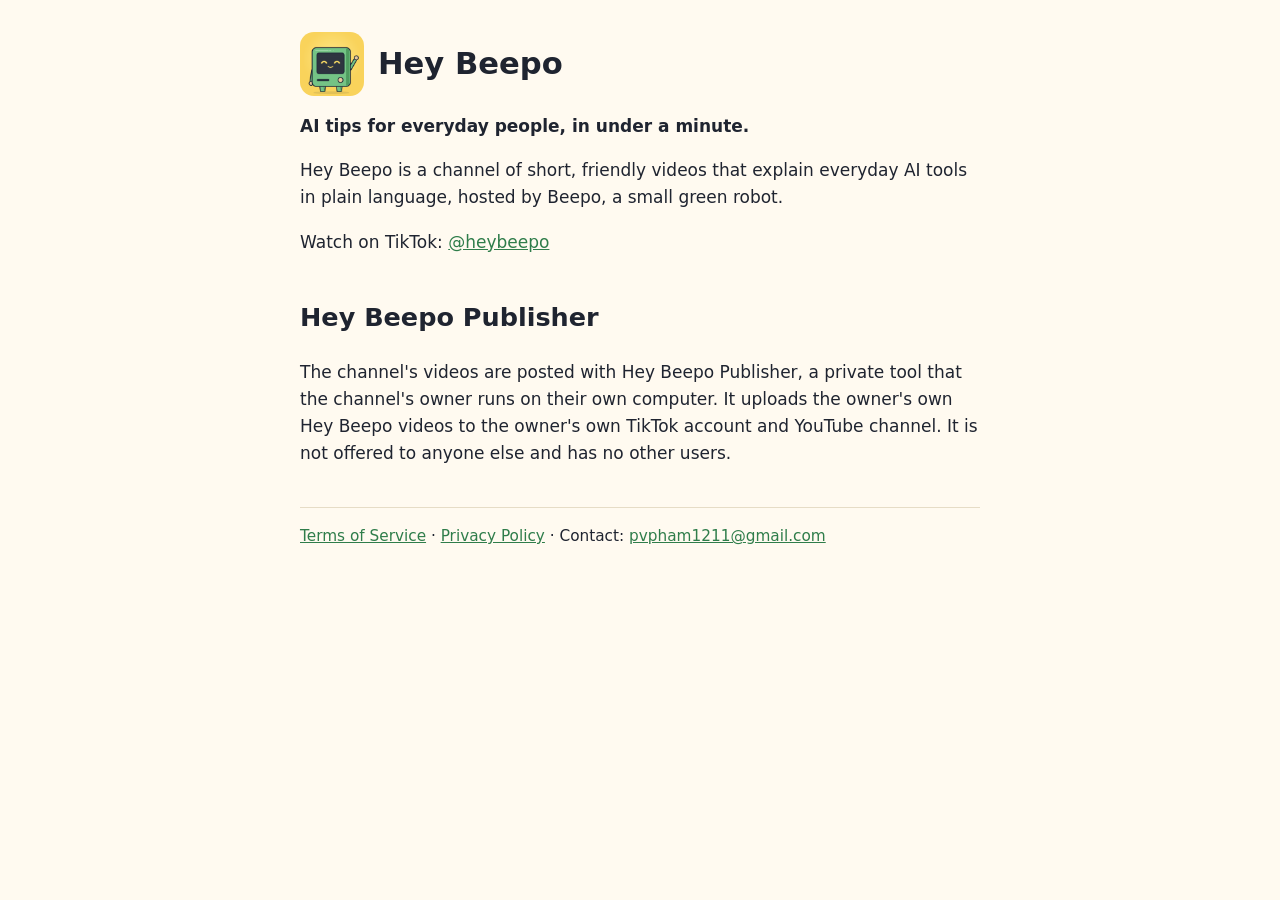
<file: index.html>
<!doctype html>
<html lang="en">
<head>
  <meta charset="utf-8">
  <meta name="viewport" content="width=device-width, initial-scale=1">
  <title>Hey Beepo</title>
  <link rel="icon" href="beepo.png">
  <link rel="stylesheet" href="style.css">
</head>
<body>
<main>
  <header>
    <img src="beepo.png" alt="Beepo, a small green robot">
    <h1>Hey Beepo</h1>
  </header>

  <p><strong>AI tips for everyday people, in under a minute.</strong></p>

  <p>Hey Beepo is a channel of short, friendly videos that explain everyday AI tools in plain language, hosted by
    Beepo, a small green robot.</p>

  <p>Watch on TikTok: <a href="https://www.tiktok.com/@heybeepo">@heybeepo</a></p>

  <h2>Hey Beepo Publisher</h2>
  <p>The channel's videos are posted with Hey Beepo Publisher, a private tool that the channel's owner runs on
    their own computer. It uploads the owner's own Hey Beepo videos to the owner's own TikTok account and YouTube
    channel. It is not offered to anyone else and has no other users.</p>

  <footer>
    <a href="terms.html">Terms of Service</a> · <a href="privacy.html">Privacy Policy</a> ·
    Contact: <a href="mailto:pvpham1211@gmail.com">pvpham1211@gmail.com</a>
  </footer>
</main>
</body>
</html>
</file>
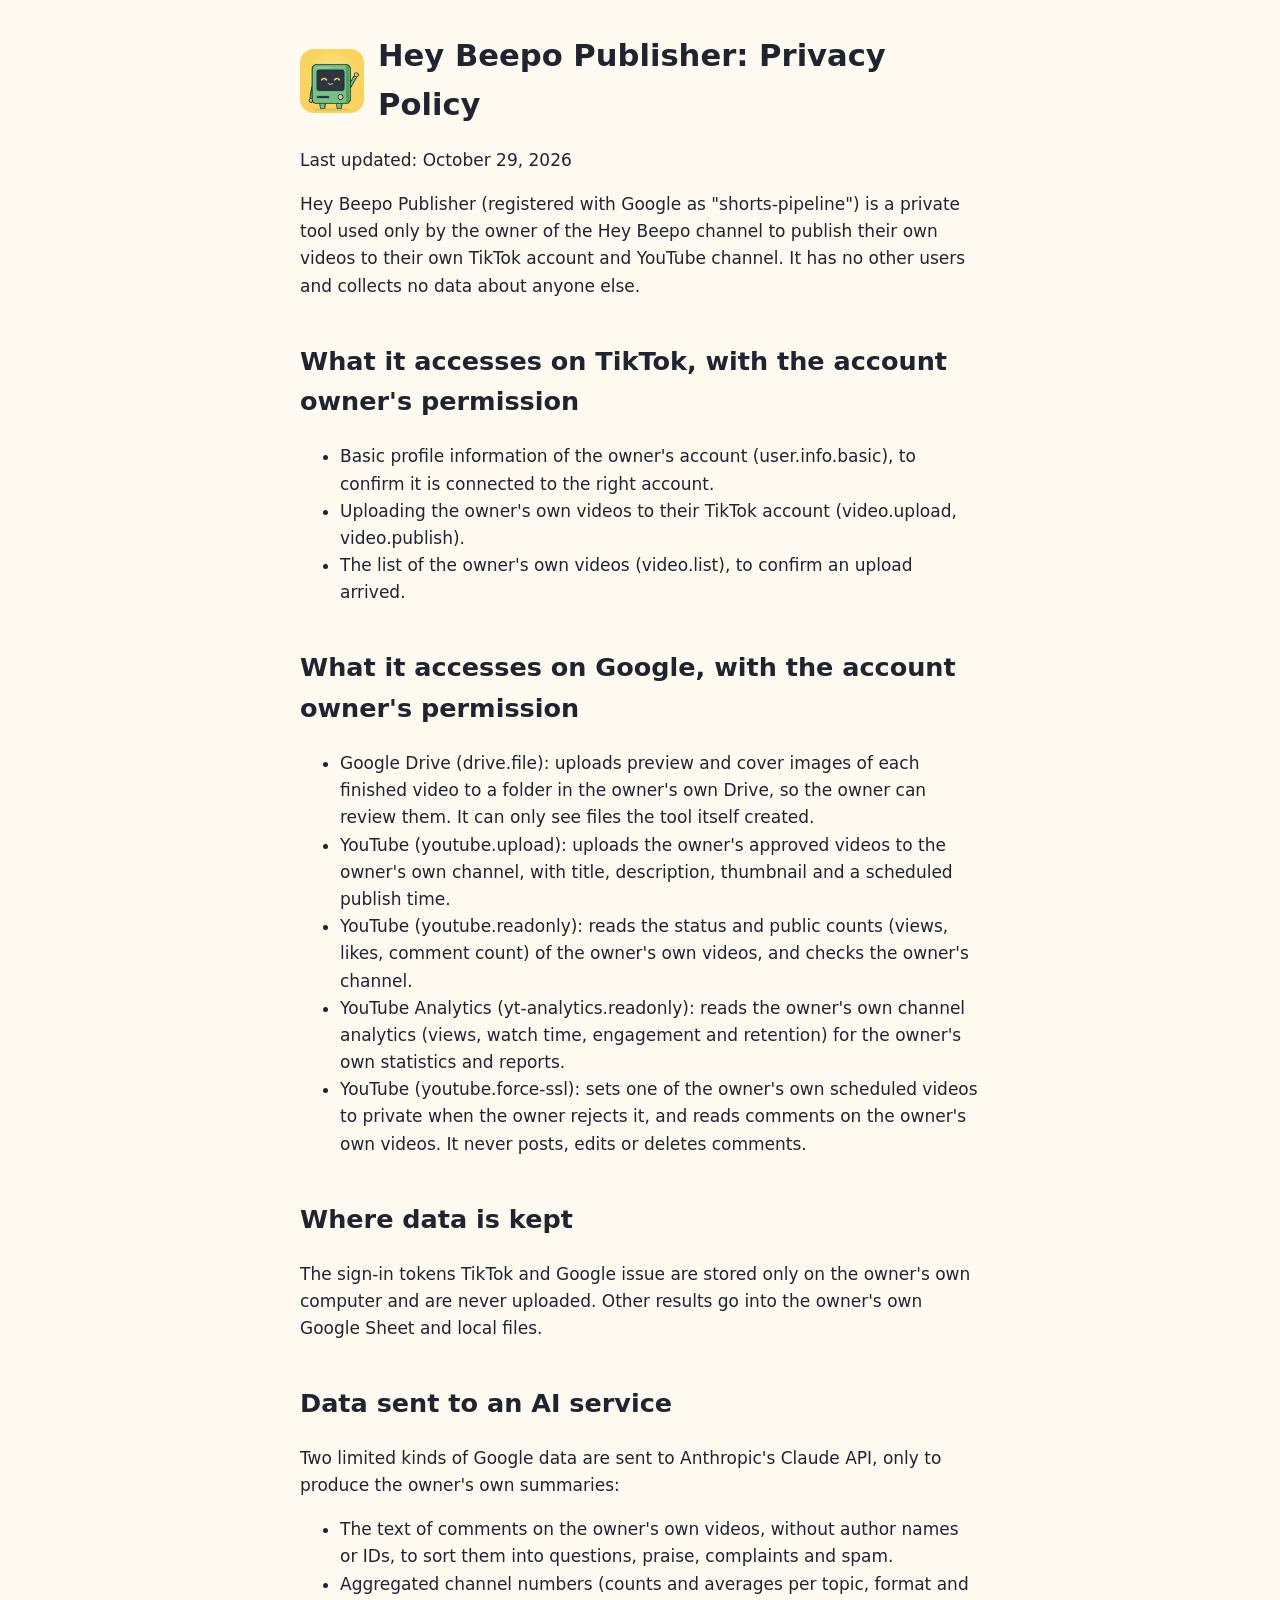
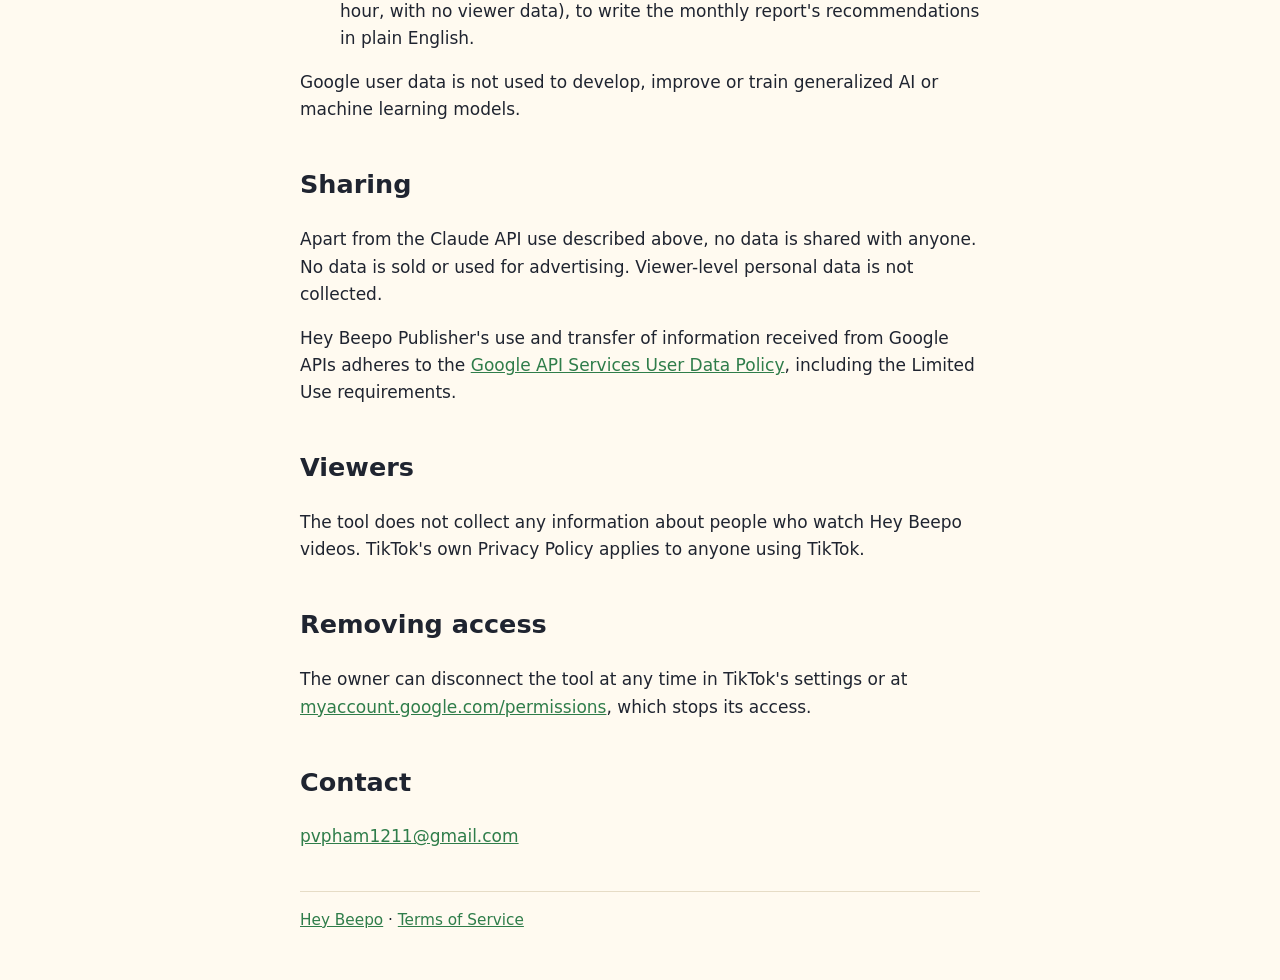
<file: privacy.html>
<!doctype html>
<html lang="en">
<head>
  <meta charset="utf-8">
  <meta name="viewport" content="width=device-width, initial-scale=1">
  <title>Privacy Policy · Hey Beepo Publisher</title>
  <link rel="icon" href="beepo.png">
  <link rel="stylesheet" href="style.css">
</head>
<body>
<main>
  <header>
    <img src="beepo.png" alt="Beepo, a small green robot">
    <h1>Hey Beepo Publisher: Privacy Policy</h1>
  </header>

  <p>Last updated: October 29, 2026</p>

  <p>Hey Beepo Publisher (registered with Google as "shorts-pipeline") is a private tool used only by the owner of
    the Hey Beepo channel to publish their own videos to their own TikTok account and YouTube channel. It has no
    other users and collects no data about anyone else.</p>

  <h2>What it accesses on TikTok, with the account owner's permission</h2>
  <ul>
    <li>Basic profile information of the owner's account (user.info.basic), to confirm it is connected to the
      right account.</li>
    <li>Uploading the owner's own videos to their TikTok account (video.upload, video.publish).</li>
    <li>The list of the owner's own videos (video.list), to confirm an upload arrived.</li>
  </ul>

  <h2>What it accesses on Google, with the account owner's permission</h2>
  <ul>
    <li>Google Drive (drive.file): uploads preview and cover images of each finished video to a folder in the
      owner's own Drive, so the owner can review them. It can only see files the tool itself created.</li>
    <li>YouTube (youtube.upload): uploads the owner's approved videos to the owner's own channel, with title,
      description, thumbnail and a scheduled publish time.</li>
    <li>YouTube (youtube.readonly): reads the status and public counts (views, likes, comment count) of the
      owner's own videos, and checks the owner's channel.</li>
    <li>YouTube Analytics (yt-analytics.readonly): reads the owner's own channel analytics (views, watch time,
      engagement and retention) for the owner's own statistics and reports.</li>
    <li>YouTube (youtube.force-ssl): sets one of the owner's own scheduled videos to private when the owner
      rejects it, and reads comments on the owner's own videos. It never posts, edits or deletes comments.</li>
  </ul>

  <h2>Where data is kept</h2>
  <p>The sign-in tokens TikTok and Google issue are stored only on the owner's own computer and are never
    uploaded. Other results go into the owner's own Google Sheet and local files.</p>

  <h2>Data sent to an AI service</h2>
  <p>Two limited kinds of Google data are sent to Anthropic's Claude API, only to produce the owner's own
    summaries:</p>
  <ul>
    <li>The text of comments on the owner's own videos, without author names or IDs, to sort them into
      questions, praise, complaints and spam.</li>
    <li>Aggregated channel numbers (counts and averages per topic, format and hour, with no viewer data), to write
      the monthly report's recommendations in plain English.</li>
  </ul>
  <p>Google user data is not used to develop, improve or train generalized AI or machine learning models.</p>

  <h2>Sharing</h2>
  <p>Apart from the Claude API use described above, no data is shared with anyone. No data is sold or used for
    advertising. Viewer-level personal data is not collected.</p>
  <p>Hey Beepo Publisher's use and transfer of information received from Google APIs adheres to the
    <a href="https://developers.google.com/terms/api-services-user-data-policy">Google API Services User Data
    Policy</a>, including the Limited Use requirements.</p>

  <h2>Viewers</h2>
  <p>The tool does not collect any information about people who watch Hey Beepo videos. TikTok's own Privacy
    Policy applies to anyone using TikTok.</p>

  <h2>Removing access</h2>
  <p>The owner can disconnect the tool at any time in TikTok's settings or at
    <a href="https://myaccount.google.com/permissions">myaccount.google.com/permissions</a>, which stops its
    access.</p>

  <h2>Contact</h2>
  <p><a href="mailto:pvpham1211@gmail.com">pvpham1211@gmail.com</a></p>

  <footer>
    <a href="index.html">Hey Beepo</a> · <a href="terms.html">Terms of Service</a>
  </footer>
</main>
</body>
</html>
</file>
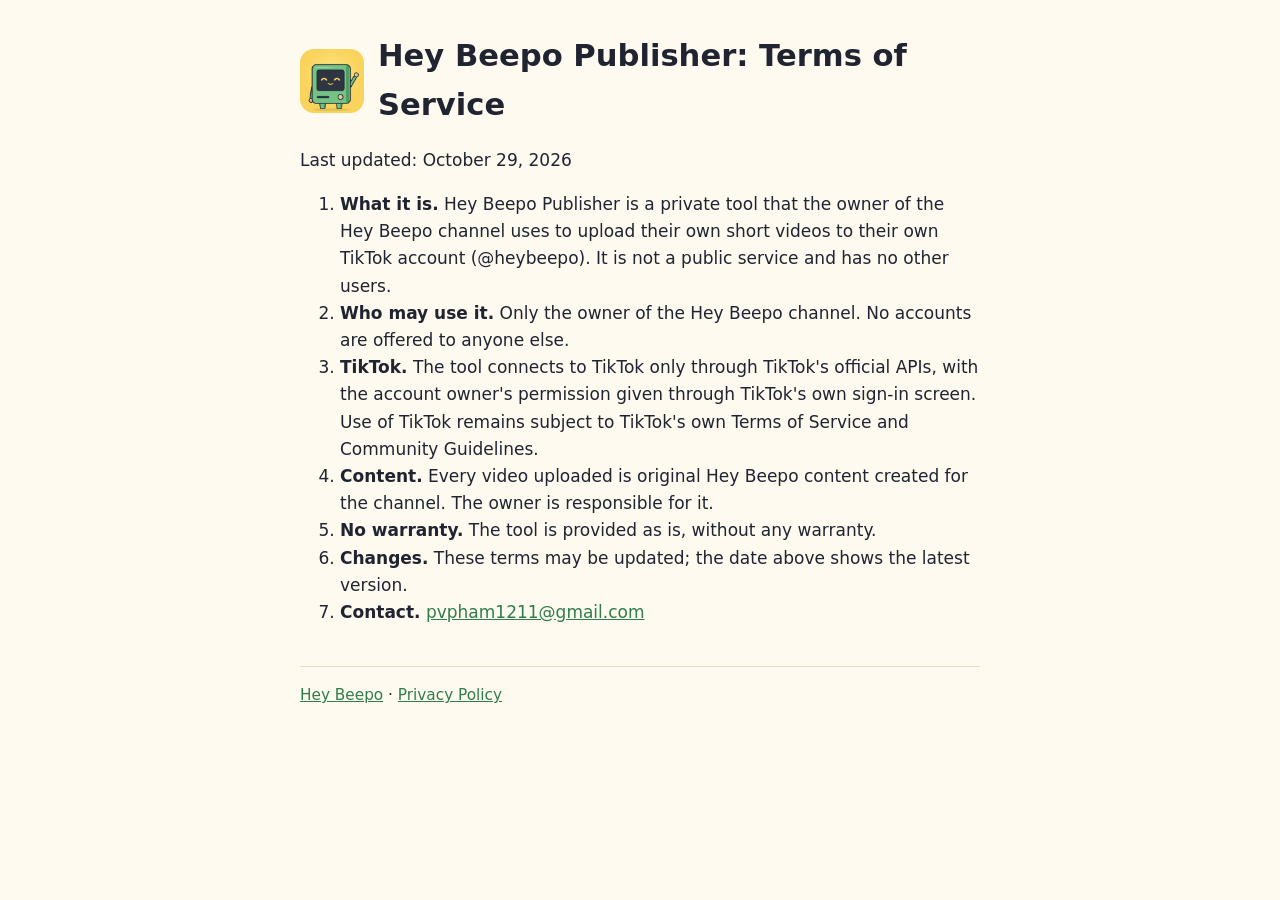
<file: terms.html>
<!doctype html>
<html lang="en">
<head>
  <meta charset="utf-8">
  <meta name="viewport" content="width=device-width, initial-scale=1">
  <title>Terms of Service · Hey Beepo Publisher</title>
  <link rel="icon" href="beepo.png">
  <link rel="stylesheet" href="style.css">
</head>
<body>
<main>
  <header>
    <img src="beepo.png" alt="Beepo, a small green robot">
    <h1>Hey Beepo Publisher: Terms of Service</h1>
  </header>

  <p>Last updated: October 29, 2026</p>

  <ol>
    <li><strong>What it is.</strong> Hey Beepo Publisher is a private tool that the owner of the Hey Beepo
      channel uses to upload their own short videos to their own TikTok account (@heybeepo). It is not a public
      service and has no other users.</li>
    <li><strong>Who may use it.</strong> Only the owner of the Hey Beepo channel. No accounts are offered to
      anyone else.</li>
    <li><strong>TikTok.</strong> The tool connects to TikTok only through TikTok's official APIs, with the account
      owner's permission given through TikTok's own sign-in screen. Use of TikTok remains subject to TikTok's own
      Terms of Service and Community Guidelines.</li>
    <li><strong>Content.</strong> Every video uploaded is original Hey Beepo content created for the channel. The
      owner is responsible for it.</li>
    <li><strong>No warranty.</strong> The tool is provided as is, without any warranty.</li>
    <li><strong>Changes.</strong> These terms may be updated; the date above shows the latest version.</li>
    <li><strong>Contact.</strong> <a href="mailto:pvpham1211@gmail.com">pvpham1211@gmail.com</a></li>
  </ol>

  <footer>
    <a href="index.html">Hey Beepo</a> · <a href="privacy.html">Privacy Policy</a>
  </footer>
</main>
</body>
</html>
</file>
<file: style.css>
body {
  margin: 0;
  background: #fffaf0;
  color: #1f2430;
  font: 17px/1.6 system-ui, -apple-system, "Segoe UI", Roboto, sans-serif;
}
main {
  max-width: 680px;
  margin: 0 auto;
  padding: 32px 16px 48px;
}
header {
  display: flex;
  align-items: center;
  gap: 14px;
}
header img {
  width: 64px;
  height: 64px;
  border-radius: 14px;
}
h1 {
  margin: 0;
  font-size: 1.8em;
}
h2 {
  margin-top: 1.6em;
}
a {
  color: #2f7d4a;
}
footer {
  margin-top: 40px;
  padding-top: 16px;
  border-top: 1px solid #e6dcc6;
  font-size: 0.9em;
}
</file>
